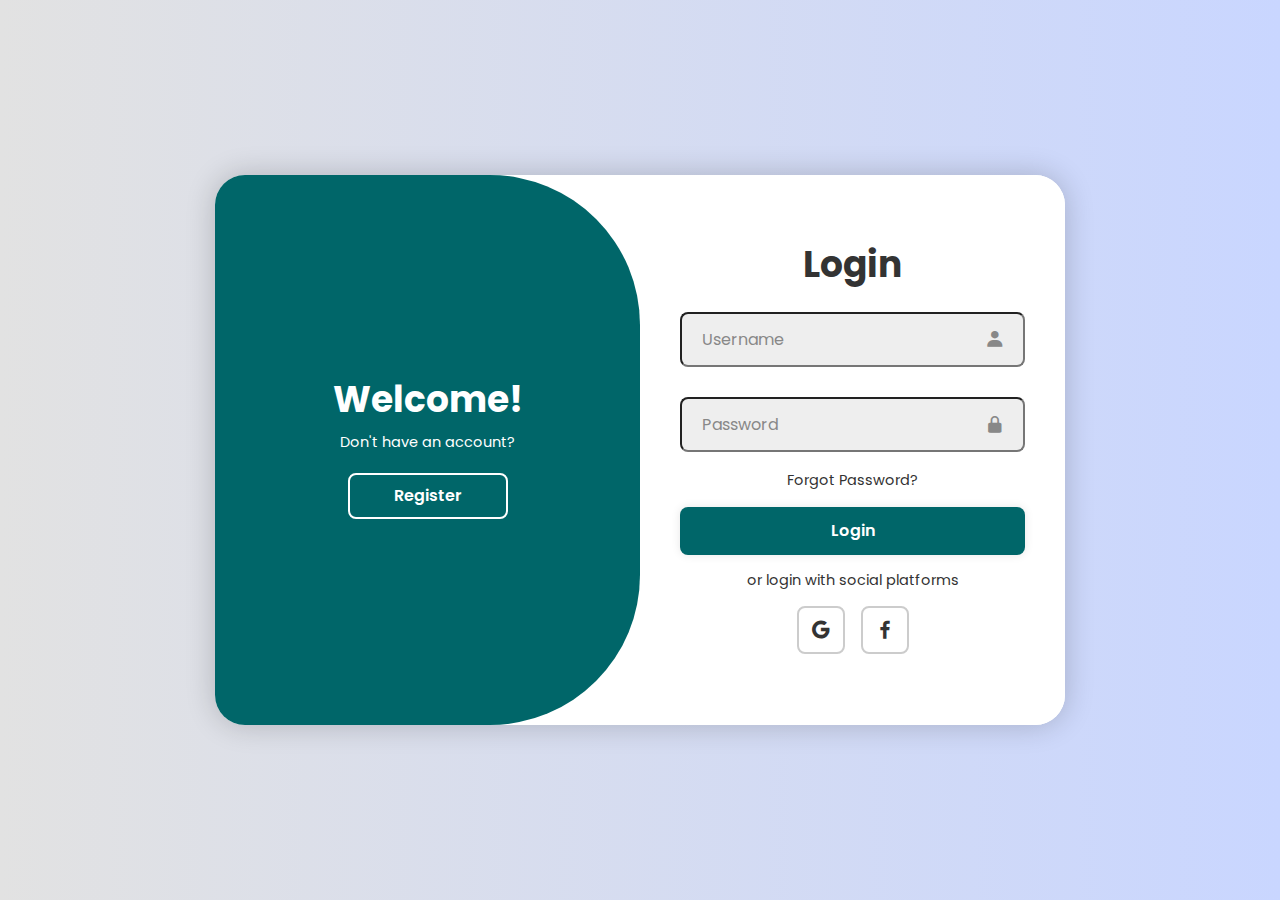
<file: Finals/login&register.html>
<!DOCTYPE html>
<html lang="en">
<head>
    <meta charset="UTF-8">
    <meta name="viewport" content="width=device-width, initial-scale=1.0">
    <title>Login and Register</title>
    <link href='https://unpkg.com/boxicons@2.1.4/css/boxicons.min.css' rel='stylesheet'>
    <link rel="stylesheet" href="login&register.css">
</head>
<body>
    
    <div class="container">
        <div class="form-box login">
            <form id="loginForm" action="">
                <h1>Login</h1>
                <div class="input-box">
                    <input type="text" id="loginUsername" placeholder="Username" required>
                    <i class='bx bxs-user'></i>
                </div>
                <div class="input-box">
                    <input type="password" id="loginPassword" placeholder="Password" required>
                    <i class='bx bxs-lock-alt'></i>
                </div>
                <div class="forgot-link">
                    <a href="#">Forgot Password?</a>
                </div>
                <button type="submit" class="btn login">Login</button>
                <p>or login with social platforms</p>
                <div class="social-icons">
                    <a href="#"><i class='bx bxl-google'></i></a>
                    <a href="#"><i class='bx bxl-facebook'></i></a>
                </div>
            </form>
        </div>
        
        <div class="form-box register">
            <form id="registerForm" action="">
                <h1>Registration</h1>
                <div class="input-box">
                    <input type="text" id="registerUsername" placeholder="Username" required>
                    <i class='bx bxs-user'></i>
                </div>
                <div class="input-box">
                    <input type="email" id="registerEmail" placeholder="Email" required>
                    <i class='bx bxs-envelope'></i>
                </div>
                <div class="input-box">
                    <input type="password" id="registerPassword" placeholder="Password" required>
                    <i class='bx bxs-lock-alt'></i>
                </div>
                <button type="submit" class="btn">Register</button>
                <p>or register with social platforms</p>
                <div class="social-icons">
                    <a href="#"><i class='bx bxl-google'></i></a>
                    <a href="#"><i class='bx bxl-facebook'></i></a>
                </div>
            </form>
        </div>
        <div class="toggle-box">
            <div class="toggle-panel toggle-left">
                <h1>Welcome!</h1>
                <p>Don't have an account?</p>
                <button class="btn register-btn">Register</button>
            </div>
            <div class="toggle-panel toggle-right">
                <h1>Welcome Back!</h1>
                <p>Already have an account?</p>
                <button class="btn login-btn">Login</button>
            </div>
        </div>
    </div>


    <script src="login&register.js"></script>
</body>
</html>
</file>
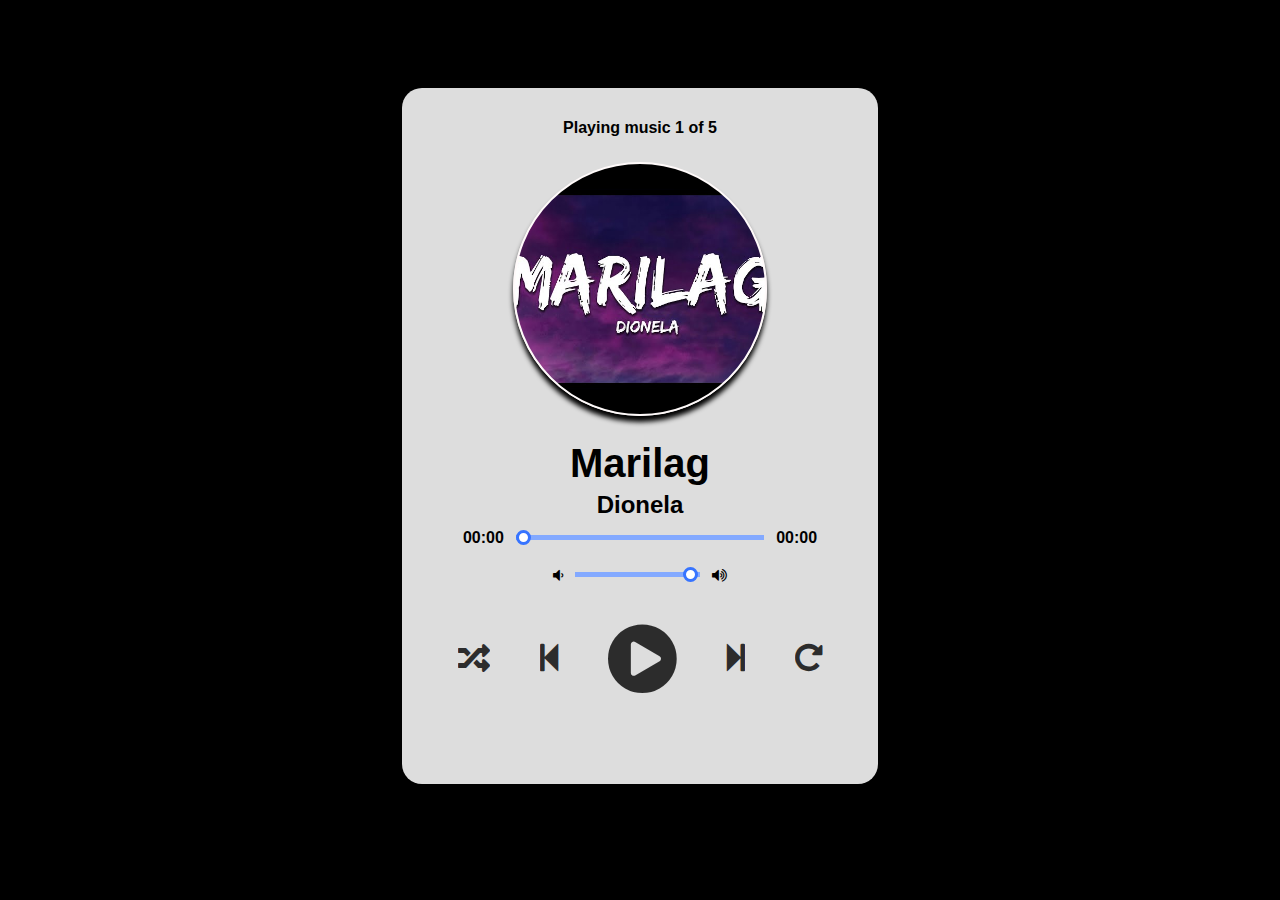
<file: Finals/mp3.html>
<!DOCTYPE html>
<html lang="en">
<head>
    <meta charset="UTF-8">
    <meta http-equiv="X-UA-Compatible" content="IE=edge">
    <meta name="viewport" content="width=device-width, initial-scale=1.0">
    <title>Music Player</title>
    <link rel="stylesheet" href="mp3.css">
    <script src="mp3.js" defer></script>
    <link rel="shortcut icon" href="images/favicon.ico" type="image/x-icon">  
    <link rel="stylesheet" href="https://cdnjs.cloudflare.com/ajax/libs/font-awesome/5.13.0/css/all.min.css">
    <link rel="stylesheet" href="https://cdnjs.cloudflare.com/ajax/libs/font-awesome/4.7.0/css/font-awesome.min.css">
</head>
<body>
   <div class="player">
       <div class="wrapper">
           <div class="details">
               <div class="now-playing">PLAYING x OF y</div>
               <div class="track-art"></div>
               <div class="track-name">Track Name</div>
               <div class="track-artist">Track Artist</div>
           </div>

           <div class="slider_container">
               <div class="current-time">00:00</div>
                <input type="range" min="1" max="100" value="0" class="seek_slider" onchange="seekTo()">
                <div class="total-duration">00:00</div>
           </div>

           <div class="slider_container">
               <i class="fa fa-volume-down"></i>
                <input type="range" min="1" max="100" value="99" class="volume_slider" onchange="setVolume()">
                <i class="fa fa-volume-up"></i>
           </div>

           <div class="buttons">
               <div class="random-track" onclick="randomTrack()">
                   <i class="fas fa-random fa-2x" title="random"></i>
               </div>
               <div class="prev-track" onclick="prevTrack()">
                    <i class="fa fa-step-backward fa-2x"></i>
                </div>
                <div class="playpause-track" onclick="playpauseTrack()">
                    <i class="fa fa-play-circle fa-5x"></i>
                </div>
                <div class="next-track" onclick="nextTrack()">
                    <i class="fa fa-step-forward fa-2x"></i>
                </div>
                <div class="repeat-track" onclick="repeatTrack()">
                    <i class="fa fa-repeat fa-2x" title="repeat"></i>
                </div>
           </div>

            <div id="wave">
                <span class="stroke"></span>
                <span class="stroke"></span>
                <span class="stroke"></span>
                <span class="stroke"></span>
                <span class="stroke"></span>
                <span class="stroke"></span>
                <span class="stroke"></span>
            </div>  
       </div>
   </div>
</body>
</html>
</file>
<file: Finals/login&register.css>
@import url('https://fonts.googleapis.com/css2?family=Poppins:wght@300;400;500;600;700;800;900&display=swap');

* {
    margin: 0;
    padding: 0;
    box-sizing: border-box;
    font-family: 'Poppins', sans-serif;
}

body {
    display: flex;
    justify-content: center;
    align-items: center;
    min-height: 100vh;
    background: linear-gradient(90deg, #e2e2e2, #c9d6ff);
}

.container {
    position: relative;
    width: 850px;
    height: 550px;
    background: #fff;
    border-radius: 30px;
    box-shadow: 0 0 30px rgba(0, 0, 0, .2);
    margin: 20px;
    overflow: hidden;
}

.form-box {
    position: absolute;
    right: 0;
    width: 50%;
    height: 100%;
    background: #fff;
    display: flex;
    align-items: center;
    color: #333;
    text-align: center;
    padding: 40px;
    z-index: 1;
    transition: .6s ease-in-out 1.2s, visibility 0s 1s;
}

.container.active .form-box {
    right: 50%;
}

.form-box.register {
    visibility: hidden;
}

.container.active .form-box.register {
    visibility: visible;
}

form {
    width: 180%;
}

.container h1 {
    font-size: 36px;
    margin: -10px 0;
}

.input-box {
    position: relative;
    margin: 30px 0;
}

.input-box input {
    width: 100%;
    padding: 13px 50px 13px 20px;
    background: #eee;
    border-radius: 8px;
    outline: none;
    font-size: 16px;
    color: #333;
    font-weight: 500;
}

.input-box input::placeholder {
    color: #888;
    font-weight: 400;
}

.input-box i {
    position: absolute;
    right: 20px;
    top: 50%;
    transform: translateY(-50%);
    font-size: 20px;
    color: #888;
}

.forgot-link {
    margin: -15px 0 15px;
}

.forgot-link a {
    font-size: 14.5px;
    color: #333;
    text-decoration: none;
}

.btn {
    width: 100%;
    height: 48px;
    background: #006669;
    border-radius: 8px;
    box-shadow: 0 0 10px rgba(0, 0, 0, .1);
    border: none;
    cursor: pointer;
    font-size: 16px;
    color: #fff;
    font-weight: 600;
}

.container p {
    font-size: 14.5px;
    margin: 15px 0;
}

.social-icons {
    display: flex;
    justify-content: center;
}

.social-icons a {
    display:inline-flex;
    padding: 10px;
    border: 2px solid #ccc;
    border-radius: 8px;
    font-size: 24px;
    color: #333;
    text-decoration: none;
    margin: 0 8px;
}

.toggle-box {
    position: absolute;
    width: 100%;
    height: 100%;
}

.toggle-box::before {
    content: '';
    position: absolute;
    left: -250%;
    width: 300%;
    height: 100%;
    background: #006669;
    border-radius: 150px;
    z-index: 2;
    transition: 1.8s ease-in-out;
}

.container.active .toggle-box::before {
    left: 50%;
}

.toggle-panel {
     position: absolute;
     width: 50%;
     height: 100%;
     color: #fff;
     display: flex;
     flex-direction: column;
     justify-content: center;
     align-items: center;
     z-index: 2;
     transition: .6s ease-in-out;
}

.toggle-panel.toggle-left {
    left: 0;
    transition-delay: 1.2s;
}

.container.active .toggle-panel.toggle-left {
    left: -50%;
    transition-delay: .6s;
}

.toggle-panel.toggle-right {
    right: -50%;
    transition-delay: .6s;
}

.container.active .toggle-panel.toggle-right {
    right: 0;
    transition: 1.2s;
}

.toggle-panel p {
    margin-bottom: 20px;
}

.toggle-panel .btn {
    width: 160px;
    height: 46px;
    background: transparent;
    border: 2px solid #fff;
    box-shadow: none;
}
</file>
<file: Finals/mp3.css>
body {
    font-family: Arial, Helvetica, sans-serif;
    background: black;
    font-weight: bold;
    }
    
    .player{
      height: 95vh;
      display: flex;
      align-items: center;
      flex-direction: column;
      justify-content: center;
  }
    .wrapper{
      border: 1px solid transparent;
      padding: 30px;
      border-radius: 20px;
      background-color: #ddd;
      box-shadow: rgba(0, 0, 0, 0.3) 0px 19px 38px, rgba(0, 0, 0, 0.22) 0px 15px 12px;
    }
    
    .details {
    display: flex;
    align-items: center;
    flex-direction: column;
    justify-content: center;
    }
    
    .track-art {
    margin: 25px;
    height: 250px;
    width: 250px;
    border:2px solid 	#FFFAFA;
    background-size: cover;
    background-position: center;
    border-radius: 50%;
    -moz-box-shadow: 0px 6px 5px black;
    -webkit-box-shadow: 0px 6px 5px black;
    box-shadow: 0px 6px 5px black;
    -moz-border-radius:190px;
    -webkit-border-radius:190px;
    border-radius:190px;
    }
    
    .now-playing {
    font-size: 1rem;
    }
    
    .track-name {
    font-size: 2.5rem;
    }
    
    .track-artist {
    margin-top: 5px;
    font-size: 1.5rem;
    }
    
    .buttons {
    display: flex;
    flex-direction: row;
    align-items: center;
    margin-bottom: 30px;
    }
    .active{
        color: black;
    }
    
    .repeat-track,
    .random-track,
    .playpause-track,
    .prev-track,
    .next-track {
    padding: 25px;
    opacity: 0.8;
    transition: opacity .2s;
    }
    
    .repeat-track:hover,
    .random-track:hover,
    .playpause-track:hover,
    .prev-track:hover,
    .next-track:hover {
    opacity: 1.0;
    }
    
    .slider_container {
    display: flex;
    justify-content: center;
    align-items: center;
    }
    
    .seek_slider, .volume_slider {
    -webkit-appearance: none;
    -moz-appearance: none;
    appearance: none;
    height: 5px;
    background: #83A9FF;
    -webkit-transition: .2s;
    transition: opacity .2s;
    }
    
    .seek_slider::-webkit-slider-thumb,
    .volume_slider::-webkit-slider-thumb {
    -webkit-appearance: none;
    -moz-appearance: none;
    appearance: none;
    width: 15px;
    height: 15px;
    background: white;
    border: 3px solid #3774FF;
    cursor: grab;
    border-radius: 100%;
    }
    
    .seek_slider:hover,
    .volume_slider:hover {
    opacity: 1.0;
    }
    
    .seek_slider {
    width: 60%;
    }
    
    .volume_slider {
    width: 30%;
    }
    
    .current-time,
    .total-duration {
    padding: 10px;
    }
    
    i.fa-volume-down,
    i.fa-volume-up {
    padding: 10px;
    }
    
    i,
    i.fa-play-circle,
    i.fa-pause-circle,
    i.fa-step-forward,
    i.fa-step-backward,
    p {
    cursor: pointer;
    }
    .randomActive{
        color: black;
    }
    .rotate {
        animation: rotation 8s infinite linear;
    }
    @keyframes rotation {
        from {
          transform: rotate(0deg);
        }
        to {
          transform: rotate(359deg);
        }
    }
    .loader {
      height: 70px;
      display: flex;
      justify-content: center;
      align-items: center;
    }
    .loader .stroke{
        background: #f1f1f1;
        height: 150%;
        width: 10px;
        border-radius: 50px;
        margin: 0 5px;
        animation: animate 1.4s linear infinite;
    }
      @keyframes animate {
        50% {
          height: 20%;
          background: #4286f4;
        }
    
        100% {
          background: #4286f4;
          height: 100%;
        }
      }
      .stroke:nth-child(1){
          animation-delay: 0s;
      }
      .stroke:nth-child(2){
        animation-delay: 0.3s;
    }
    .stroke:nth-child(3){
        animation-delay: 0.6s;
    }
    .stroke:nth-child(4){
        animation-delay: 0.9s;
    }
    .stroke:nth-child(5){
        animation-delay: 0.6s;
    }
    .stroke:nth-child(6){
        animation-delay: 0.3s;
    }
    .stroke:nth-child(7){
        animation-delay: 0s;
    }
</file>
